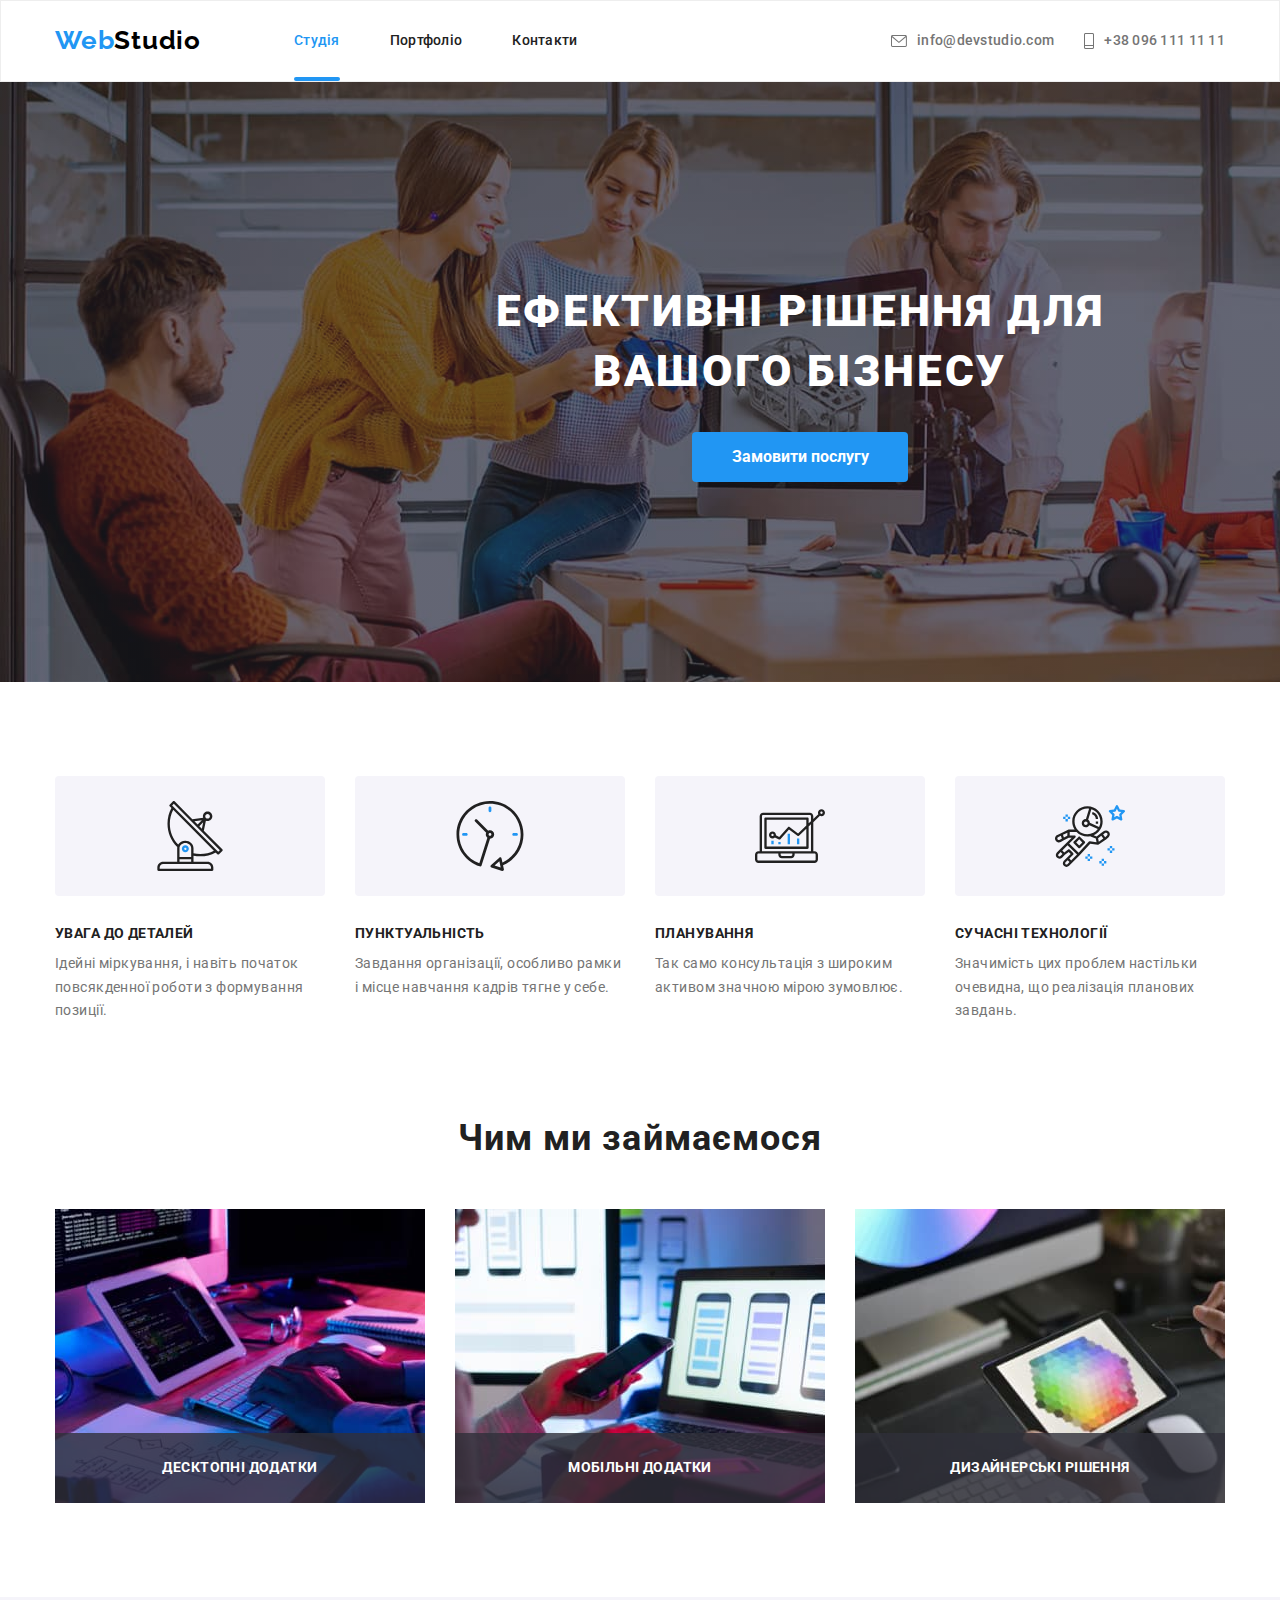
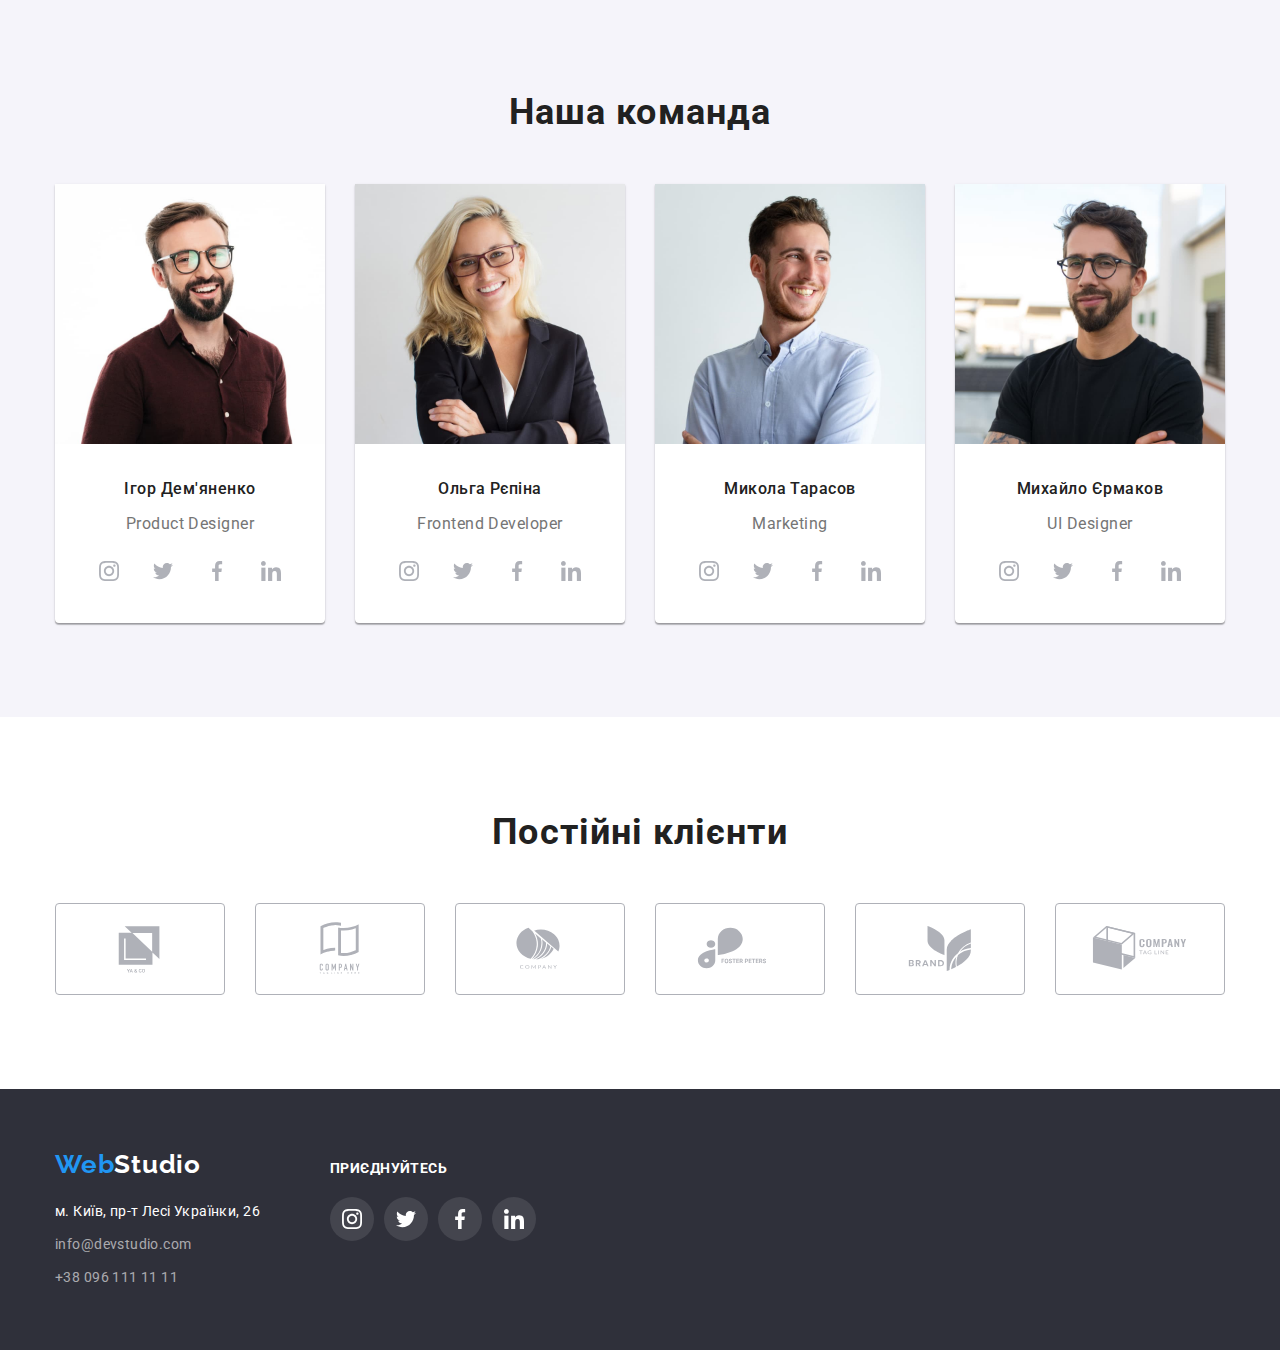
<file: index.html>
<!DOCTYPE html>
<html lang="uk">
  <head>
    <meta charset="UTF-8" />
    <meta http-equiv="X-UA-Compatible" content="IE=edge" />
    <meta name="viewport" content="width=device-width, initial-scale=1.0" />
    <title>WebStudio</title>
    <link rel="preconnect" href="https://fonts.googleapis.com" />
    <link rel="preconnect" href="https://fonts.gstatic.com" crossorigin />
    <link
      href="https://fonts.googleapis.com/css2?family=Raleway:wght@700&family=Roboto:wght@400;500;700;900&display=swap"
      rel="stylesheet"
    />
    <link
      rel="stylesheet"
      href="https://cdnjs.cloudflare.com/ajax/libs/modern-normalize/1.1.0/modern-normalize.min.css"
    />
    <link rel="stylesheet" href="./css/style.css" />
  </head>

  <body>
    <header class="header">
      <div class="container header-container">
        <nav class="header-nav">
          <a class="logo link" href="" lang="en"
            >Web<span class="logo-header-studio">Studio</span></a
          >
          <ul class="header-list list">
            <li class="header-item">
              <a class="header-link link current" href="./index.html">Студія</a>
            </li>
            <li class="header-item">
              <a class="header-link link" href="./portfolio.html">Портфоліо</a>
            </li>
            <li class="header-item">
              <a class="header-link link" href="">Контакти</a>
            </li>
          </ul>
        </nav>
        <div class="header-contacts">
          <a class="header-mail link" href="mailto:info@devstudio.com">
            <svg class="header-mail-icon" width="16" height="12">
              <use href="./images/symbol-defs.svg#icon-envelope"></use>
            </svg>
            info@devstudio.com
          </a>
          <a class="header-tel link" href="tel:+380961111111">
            <svg class="header-tel-icon" width="10" height="16">
              <use href="./images/symbol-defs.svg#icon-phone"></use>
            </svg>
            +38 096 111 11 11</a
          >
        </div>
      </div>
    </header>

    <main>
      <section class="hero">
        <h1 class="hero-title">Ефективні рішення для вашого бізнесу</h1>
        <button class="hero-btn" type="button" data-modal-open>Замовити послугу</button>
      </section>

      <section class="section service">
        <div class="container">
          <ul class="service-list list">
            <li class="service-item">
              <a class="service-item-link link" href="http://">
                <svg class="service-item-icon" width="70" height="70">
                  <use href="./images/symbol-defs.svg#icon-antenna"></use>
                </svg>
              </a>
              <h3 class="service-title-list">Увага до деталей</h3>
              <p class="service-title-text">
                Ідейні міркування, і навіть початок повсякденної роботи з формування позиції.
              </p>
            </li>
            <li class="service-item">
              <a class="service-item-link link" href="http://">
                <svg class="service-item-icon" width="70" height="70">
                  <use href="./images/symbol-defs.svg#icon-clock"></use>
                </svg>
              </a>
              <h3 class="service-title-list">Пунктуальність</h3>
              <p class="service-title-text">
                Завдання організації, особливо рамки і місце навчання кадрів тягне у себе.
              </p>
            </li>
            <li class="service-item">
              <a class="service-item-link link" href="http://">
                <svg class="service-item-icon" width="70" height="70">
                  <use href="./images/symbol-defs.svg#icon-diagram"></use>
                </svg>
              </a>
              <h3 class="service-title-list">Планування</h3>
              <p class="service-title-text">
                Так само консультація з широким активом значною мірою зумовлює.
              </p>
            </li>
            <li class="service-item">
              <a class="service-item-link link" href="http://">
                <svg class="service-item-icon" width="70" height="70">
                  <use href="./images/symbol-defs.svg#icon-astronaut"></use>
                </svg>
              </a>
              <h3 class="service-title-list">Сучасні технології</h3>
              <p class="service-title-text">
                Значимість цих проблем настільки очевидна, що реалізація планових завдань.
              </p>
            </li>
          </ul>
        </div>
      </section>

      <section class="services">
        <div class="container">
          <h2 class="services-title">Чим ми займаємося</h2>
          <ul class="list services-list-image">
            <li class="services-item">
              <img src="./images/img1.jpg" width="370" height="294" alt="Програмування" />
              <p class="services-over-text">Десктопні додатки</p>
            </li>
            <li class="services-item">
              <img src="./images/img2.jpg" width="370" height="294" alt="Дизайн" />
              <p class="services-over-text">Мобільні додатки</p>
            </li>
            <li class="services-item">
              <img src="./images/img3.jpg" width="370" height="294" alt="Рендерінг" />
              <p class="services-over-text">Дизайнерські рішення</p>
            </li>
          </ul>
        </div>
      </section>

      <section class="section team">
        <div class="container">
          <h2 class="team-title">Наша команда</h2>
          <ul class="team-list list">
            <li class="team-item">
              <img src="./images/demianenko.jpg" width="270" height="260" alt="Ігор Дем'яненко" />
              <h3 class="team-title-name">Ігор Дем'яненко</h3>
              <p class="team-profession" lang="en">Product Designer</p>
              <ul class="list team-soc-list">
                <li class="team-soc-item">
                  <a class="link team-soc-link" href="http://">
                    <svg class="team-soc-icon" width="20" height="20">
                      <use href="./images/symbol-defs.svg#icon-instagram"></use>
                    </svg>
                  </a>
                </li>
                <li class="team-soc-item">
                  <a class="team-soc-link" href="http://">
                    <svg class="team-soc-icon" width="20" height="20">
                      <use href="./images/symbol-defs.svg#icon-twitter"></use>
                    </svg>
                  </a>
                </li>
                <li class="team-soc-item">
                  <a class="team-soc-link" href="http://">
                    <svg class="team-soc-icon" width="20" height="20">
                      <use href="./images/symbol-defs.svg#icon-facebook"></use>
                    </svg>
                  </a>
                </li>
                <li class="team-soc-item">
                  <a class="team-soc-link" href="http://">
                    <svg class="team-soc-icon" width="20" height="20">
                      <use href="./images/symbol-defs.svg#icon-linkedin"></use>
                    </svg>
                  </a>
                </li>
              </ul>
            </li>
            <li class="team-item">
              <img src="./images/repina.jpg" width="270" height="260" alt="Ольга Рєпіна" />
              <h3 class="team-title-name">Ольга Рєпіна</h3>
              <p class="team-profession" lang="en">Frontend Developer</p>
              <ul class="list team-soc-list">
                <li class="team-soc-item">
                  <a class="link team-soc-link" href="http://">
                    <svg class="team-soc-icon" width="20" height="20">
                      <use href="./images/symbol-defs.svg#icon-instagram"></use>
                    </svg>
                  </a>
                </li>
                <li class="team-soc-item">
                  <a class="team-soc-link" href="http://">
                    <svg class="team-soc-icon" width="20" height="20">
                      <use href="./images/symbol-defs.svg#icon-twitter"></use>
                    </svg>
                  </a>
                </li>
                <li class="team-soc-item">
                  <a class="team-soc-link" href="http://">
                    <svg class="team-soc-icon" width="20" height="20">
                      <use href="./images/symbol-defs.svg#icon-facebook"></use>
                    </svg>
                  </a>
                </li>
                <li class="team-soc-item">
                  <a class="team-soc-link" href="http://">
                    <svg class="team-soc-icon" width="20" height="20">
                      <use href="./images/symbol-defs.svg#icon-linkedin"></use>
                    </svg>
                  </a>
                </li>
              </ul>
            </li>
            <li class="team-item">
              <img src="./images/tarasov.jpg" width="270" height="260" alt="Микола Тарасов" />
              <h3 class="team-title-name">Микола Тарасов</h3>
              <p class="team-profession" lang="en">Marketing</p>
              <ul class="list team-soc-list">
                <li class="team-soc-item">
                  <a class="link team-soc-link" href="http://">
                    <svg class="team-soc-icon" width="20" height="20">
                      <use href="./images/symbol-defs.svg#icon-instagram"></use>
                    </svg>
                  </a>
                </li>
                <li class="team-soc-item">
                  <a class="team-soc-link" href="http://">
                    <svg class="team-soc-icon" width="20" height="20">
                      <use href="./images/symbol-defs.svg#icon-twitter"></use>
                    </svg>
                  </a>
                </li>
                <li class="team-soc-item">
                  <a class="team-soc-link" href="http://">
                    <svg class="team-soc-icon" width="20" height="20">
                      <use href="./images/symbol-defs.svg#icon-facebook"></use>
                    </svg>
                  </a>
                </li>
                <li class="team-soc-item">
                  <a class="team-soc-link" href="http://">
                    <svg class="team-soc-icon" width="20" height="20">
                      <use href="./images/symbol-defs.svg#icon-linkedin"></use>
                    </svg>
                  </a>
                </li>
              </ul>
            </li>
            <li class="team-item">
              <img src="./images/ermakov.jpg" width="270" height="260" alt="Михайло Єрмаков" />
              <h3 class="team-title-name">Михайло Єрмаков</h3>
              <p class="team-profession" lang="en">UI Designer</p>
              <ul class="list team-soc-list">
                <li class="team-soc-item">
                  <a class="link team-soc-link" href="http://">
                    <svg class="team-soc-icon" width="20" height="20">
                      <use href="./images/symbol-defs.svg#icon-instagram"></use>
                    </svg>
                  </a>
                </li>
                <li class="team-soc-item">
                  <a class="team-soc-link" href="http://">
                    <svg class="team-soc-icon" width="20" height="20">
                      <use href="./images/symbol-defs.svg#icon-twitter"></use>
                    </svg>
                  </a>
                </li>
                <li class="team-soc-item">
                  <a class="team-soc-link" href="http://">
                    <svg class="team-soc-icon" width="20" height="20">
                      <use href="./images/symbol-defs.svg#icon-facebook"></use>
                    </svg>
                  </a>
                </li>
                <li class="team-soc-item">
                  <a class="team-soc-link" href="http://">
                    <svg class="team-soc-icon" width="20" height="20">
                      <use href="./images/symbol-defs.svg#icon-linkedin"></use>
                    </svg>
                  </a>
                </li>
              </ul>
            </li>
          </ul>
        </div>
      </section>

      <section class="customers section">
        <div class="container">
          <h2 class="customers-title">Постійні клієнти</h2>
          <ul class="customers-list list">
            <li class="customers-item">
              <a class="customers-link link" href="http://">
                <svg class="customers-icon" width="106" height="60">
                  <use href="./images/symbol-defs.svg#icon-client1"></use>
                </svg>
              </a>
            </li>
            <li class="customers-item">
              <a class="customers-link link" href="http://">
                <svg class="customers-icon" width="106" height="60">
                  <use href="./images/symbol-defs.svg#icon-client2"></use>
                </svg>
              </a>
            </li>
            <li class="customers-item">
              <a class="customers-link link" href="http://">
                <svg class="customers-icon" width="106" height="60">
                  <use href="./images/symbol-defs.svg#icon-client3"></use>
                </svg>
              </a>
            </li>
            <li class="customers-item">
              <a class="customers-link link" href="http://">
                <svg class="customers-icon" width="106" height="60">
                  <use href="./images/symbol-defs.svg#icon-client4"></use>
                </svg>
              </a>
            </li>
            <li class="customers-item">
              <a class="customers-link link" href="http://">
                <svg class="customers-icon" width="106" height="60">
                  <use href="./images/symbol-defs.svg#icon-client5"></use>
                </svg>
              </a>
            </li>
            <li class="customers-item">
              <a class="customers-link link" href="http://">
                <svg class="customers-icon" width="106" height="60">
                  <use href="./images/symbol-defs.svg#icon-client6"></use>
                </svg>
              </a>
            </li>
          </ul>
        </div>
      </section>
    </main>

    <footer class="footer">
      <div class="footer-box container">
        <div>
          <a class="link logo-footer" href="" lang="en"
            >Web<span class="logo-footer-studio">Studio</span></a
          >
          <address class="address">
            <a
              class="footer-address link"
              href="https://goo.gl/maps/jRCJRPJ5VCE8octg7"
              target="_blank"
              rel="noopener noreferrer nofollow"
            >
              м. Київ, пр-т Лесі Українки, 26</a
            >
          </address>
          <a class="footer-contacts link" href="mailto:info@devstudio.com">info@devstudio.com</a>
          <a class="footer-contacts link" href="tel:+380961111111">+38 096 111 11 11</a>
        </div>
        <div>
          <h3 class="footer-title-list">Приєднуйтесь</h3>
          <ul class="list footer-soc-list">
            <li class="footer-soc-item">
              <a class="link footer-soc-link" href="http://">
                <svg class="footer-soc-icon" width="20" height="20">
                  <use href="./images/symbol-defs.svg#icon-instagram"></use>
                </svg>
              </a>
            </li>
            <li class="footer-soc-item">
              <a class="footer-soc-link" href="http://">
                <svg class="footer-soc-icon" width="20" height="20">
                  <use href="./images/symbol-defs.svg#icon-twitter"></use>
                </svg>
              </a>
            </li>
            <li class="footer-soc-item">
              <a class="footer-soc-link" href="http://">
                <svg class="footer-soc-icon" width="20" height="20">
                  <use href="./images/symbol-defs.svg#icon-facebook"></use>
                </svg>
              </a>
            </li>
            <li class="footer-soc-item">
              <a class="footer-soc-link" href="http://">
                <svg class="footer-soc-icon" width="20" height="20">
                  <use href="./images/symbol-defs.svg#icon-linkedin"></use>
                </svg>
              </a>
            </li>
          </ul>
        </div>
      </div>
    </footer>

    <div class="backdrop is-hidden" data-modal>
      <div class="modal">
        <button class="modal-btn" data-modal-close>
          <svg class="modal-close-icon" width="18" height="18">
            <use href="./images/symbol-defs.svg#icon-close-black-18dp"></use>
          </svg>
        </button>
      </div>
    </div>

    <script src="./js/modal.js"></script>
  </body>
</html>
</file>
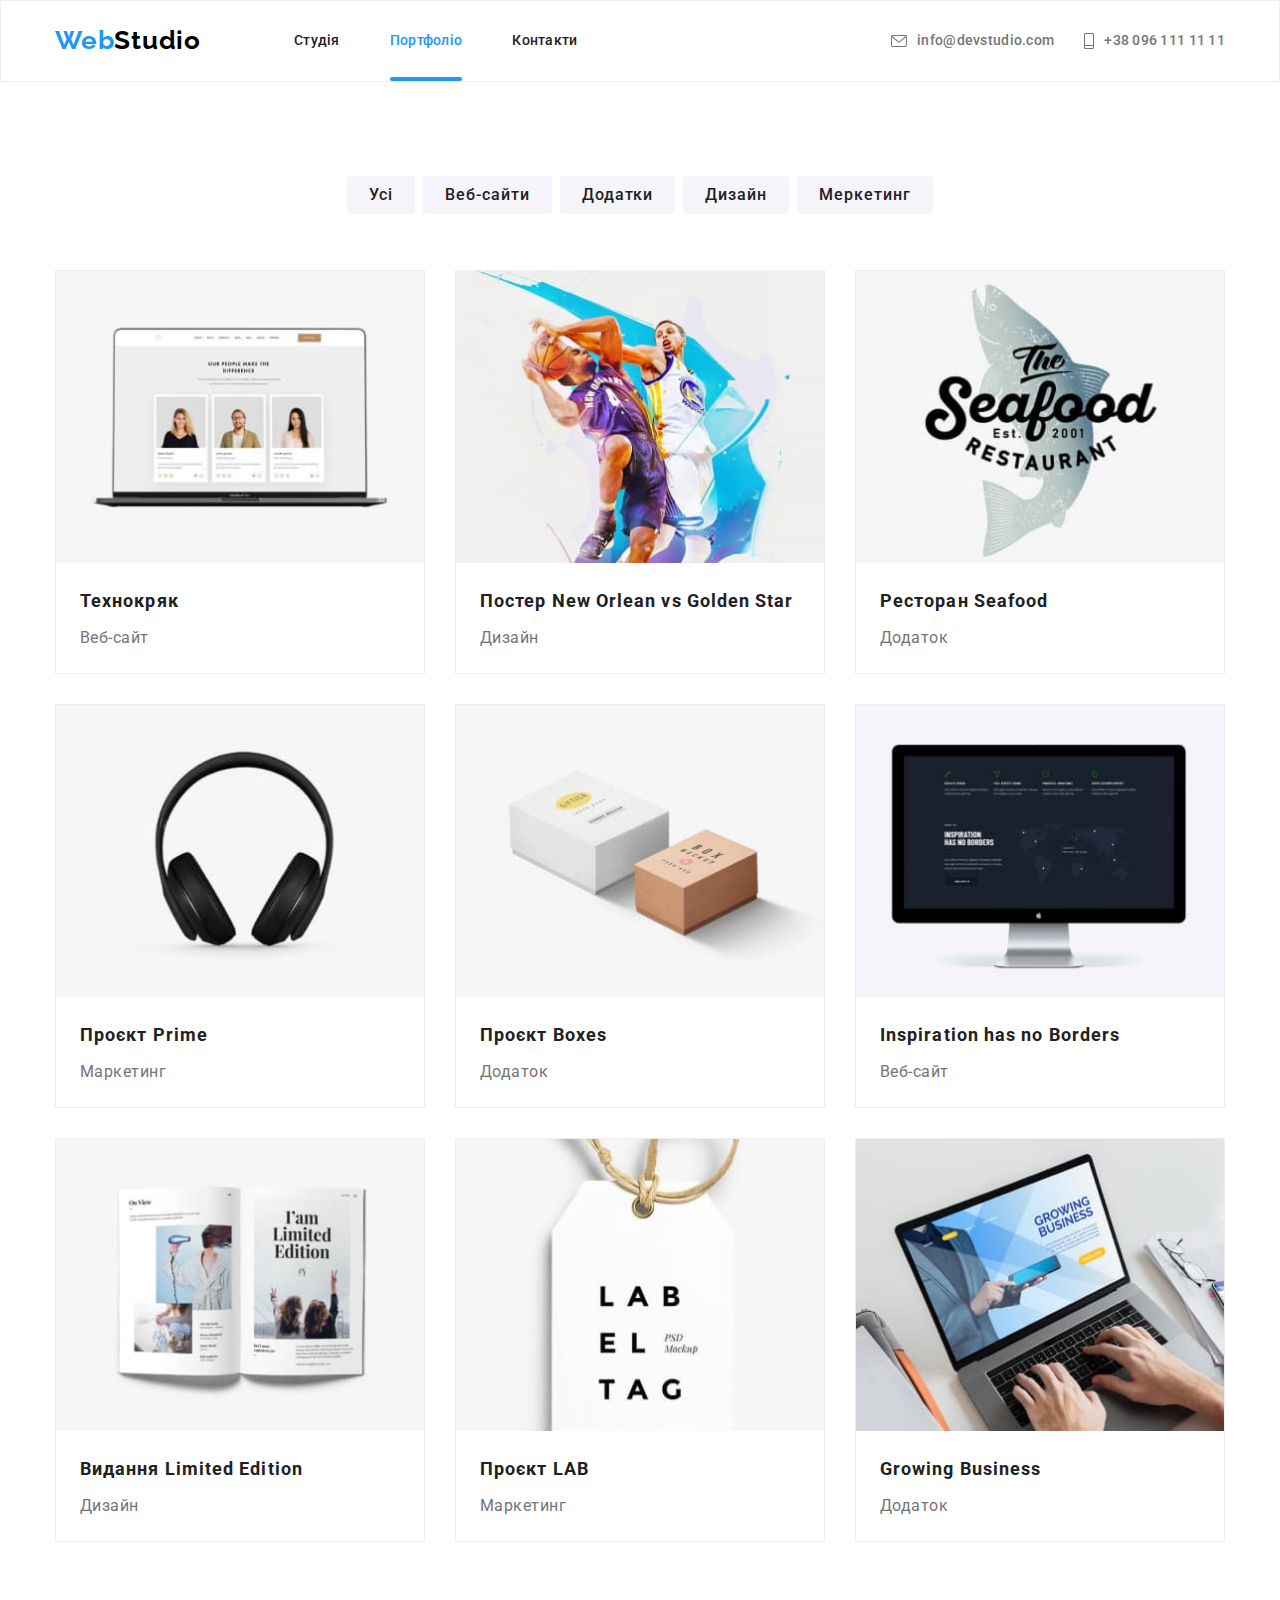
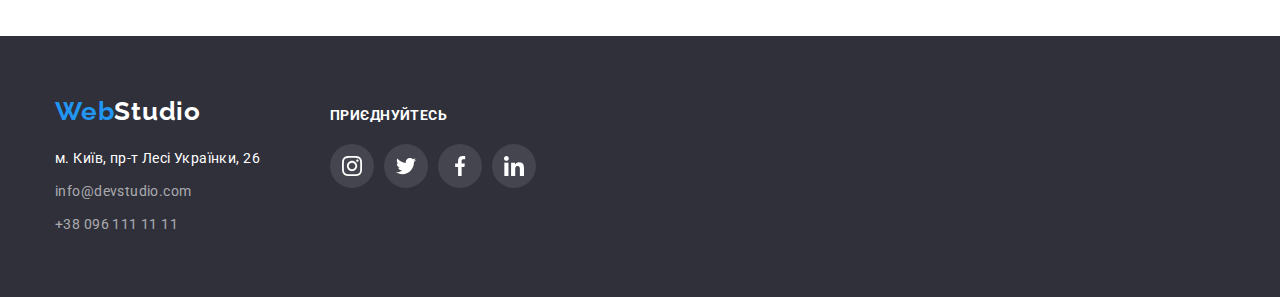
<file: portfolio.html>
<!DOCTYPE html>
<html lang="uk">
  <head>
    <meta charset="UTF-8" />
    <meta http-equiv="X-UA-Compatible" content="IE=edge" />
    <meta name="viewport" content="width=device-width, initial-scale=1.0" />
    <title>WebStudio</title>
    <link rel="preconnect" href="https://fonts.googleapis.com" />
    <link rel="preconnect" href="https://fonts.gstatic.com" crossorigin />
    <link
      href="https://fonts.googleapis.com/css2?family=Raleway:wght@700&family=Roboto:wght@400;500;700;900&display=swap"
      rel="stylesheet"
    />
    <link
      rel="stylesheet"
      href="https://cdnjs.cloudflare.com/ajax/libs/modern-normalize/1.1.0/modern-normalize.min.css"
    />
    <link rel="stylesheet" href="./css/style.css" />
  </head>

  <body>
    <header class="header">
      <div class="container header-container">
        <nav class="header-nav">
          <a class="logo link" href="" lang="en"
            >Web<span class="logo-header-studio">Studio</span></a
          >
          <ul class="header-list list">
            <li class="header-item">
              <a class="header-link link" href="./index.html">Студія</a>
            </li>
            <li class="header-item">
              <a class="header-link link current" href="./portfolio.html">Портфоліо</a>
            </li>
            <li class="header-item">
              <a class="header-link link" href="">Контакти</a>
            </li>
          </ul>
        </nav>
        <div class="header-contacts">
          <a class="header-mail link" href="mailto:info@devstudio.com">
            <svg class="header-mail-icon" width="16" height="12">
              <use href="./images/symbol-defs.svg#icon-envelope"></use>
            </svg>
            info@devstudio.com
          </a>
          <a class="header-tel link" href="tel:+380961111111">
            <svg class="header-tel-icon" width="10" height="16">
              <use href="./images/symbol-defs.svg#icon-phone"></use>
            </svg>
            +38 096 111 11 11</a
          >
        </div>
      </div>
    </header>

    <main>
      <section class="section portfolio">
        <h1 class="visually-hidden">h1</h1>
        <h2 class="visually-hidden">h2</h2>
        <div class="container">
          <ul class="portfolio-list-btn list">
            <li class="portfolio-item-btn">
              <button class="portfolio-btn" type="button">Усі</button>
            </li>
            <li class="portfolio-item-btn">
              <button class="portfolio-btn" type="button">Веб-сайти</button>
            </li>
            <li class="portfolio-item-btn">
              <button class="portfolio-btn" type="button">Додатки</button>
            </li>
            <li class="portfolio-item-btn">
              <button class="portfolio-btn" type="button">Дизайн</button>
            </li>
            <li class="portfolio-item-btn">
              <button class="portfolio-btn" type="button">Меркетинг</button>
            </li>
          </ul>

          <ul class="portfolio-list list">
            <li class="portfolio-item">
              <a class="portfolio-link link" href="">
                <div class="portfolio-item-wrap">
                  <img
                    class="portfolio-img"
                    src="./images/img-portf-1.jpg"
                    alt="Технокряк"
                    width="370"
                    height="294"
                  />
                  <p class="portfolio-over-text">
                    Ресурс пропонує комплексні пропозиції з різним рівнем функціоналу та сервісів.
                    Все це дозволить відвідувачу отримати вичерпні відомості про компанію чи
                    приватну особу.
                  </p>
                </div>
                <div class="portfolio-title-text">
                  <h3 class="portfolio-title">Технокряк</h3>
                  <p class="portfolio-text">Веб-сайт</p>
                </div>
              </a>
            </li>
            <li class="portfolio-item">
              <a class="portfolio-link link" href="">
                <div class="portfolio-item-wrap">
                  <img
                    class="portfolio-img"
                    src="./images/img-portf-2.jpg"
                    alt="Постер New Orlean vs Golden Star"
                    width="370"
                    height="294"
                  />
                  <p class="portfolio-over-text">
                    Ресурс пропонує комплексні пропозиції з різним рівнем функціоналу та сервісів.
                    Все це дозволить відвідувачу отримати вичерпні відомості про компанію чи
                    приватну особу.
                  </p>
                </div>
                <div class="portfolio-title-text">
                  <h3 class="portfolio-title">Постер New Orlean vs Golden Star</h3>
                  <p class="portfolio-text">Дизайн</p>
                </div>
              </a>
            </li>
            <li class="portfolio-item">
              <a class="portfolio-link link" href="">
                <div class="portfolio-item-wrap">
                  <img
                    class="portfolio-img"
                    src="./images/img-portf-3.jpg"
                    alt="Ресторан Seafood"
                    width="370"
                    height="294"
                  />
                  <p class="portfolio-over-text">
                    Ресурс пропонує комплексні пропозиції з різним рівнем функціоналу та сервісів.
                    Все це дозволить відвідувачу отримати вичерпні відомості про компанію чи
                    приватну особу.
                  </p>
                </div>
                <div class="portfolio-title-text">
                  <h3 class="portfolio-title">Ресторан Seafood</h3>
                  <p class="portfolio-text">Додаток</p>
                </div>
              </a>
            </li>
            <li class="portfolio-item">
              <a class="portfolio-link link" href="">
                <div class="portfolio-item-wrap">
                  <img
                    class="portfolio-img"
                    src="./images/img-portf-4.jpg"
                    alt="Проєкт Prime"
                    width="370"
                    height="294"
                  />
                  <p class="portfolio-over-text">
                    Ресурс пропонує комплексні пропозиції з різним рівнем функціоналу та сервісів.
                    Все це дозволить відвідувачу отримати вичерпні відомості про компанію чи
                    приватну особу.
                  </p>
                </div>
                <div class="portfolio-title-text">
                  <h3 class="portfolio-title">Проєкт Prime</h3>
                  <p class="portfolio-text">Маркетинг</p>
                </div>
              </a>
            </li>
            <li class="portfolio-item">
              <a class="portfolio-link link" href="">
                <div class="portfolio-item-wrap">
                  <img
                    class="portfolio-img"
                    src="./images/img-portf-5.jpg"
                    alt="Проєкт Boxes"
                    width="370"
                    height="294"
                  />
                  <p class="portfolio-over-text">
                    Ресурс пропонує комплексні пропозиції з різним рівнем функціоналу та сервісів.
                    Все це дозволить відвідувачу отримати вичерпні відомості про компанію чи
                    приватну особу.
                  </p>
                </div>
                <div class="portfolio-title-text">
                  <h3 class="portfolio-title">Проєкт Boxes</h3>
                  <p class="portfolio-text">Додаток</p>
                </div>
              </a>
            </li>
            <li class="portfolio-item">
              <a class="portfolio-link link" href="">
                <div class="portfolio-item-wrap">
                  <img
                    class="portfolio-img"
                    src="./images/img-portf-6.jpg"
                    alt="Inspiration has no Borders"
                    width="370"
                    height="294"
                  />
                  <p class="portfolio-over-text">
                    Ресурс пропонує комплексні пропозиції з різним рівнем функціоналу та сервісів.
                    Все це дозволить відвідувачу отримати вичерпні відомості про компанію чи
                    приватну особу.
                  </p>
                </div>
                <div class="portfolio-title-text">
                  <h3 class="portfolio-title">Inspiration has no Borders</h3>
                  <p class="portfolio-text text">Веб-сайт</p>
                </div>
              </a>
            </li>
            <li class="portfolio-item">
              <a class="portfolio-link link" href="">
                <div class="portfolio-item-wrap">
                  <img
                    class="portfolio-img"
                    src="./images/img-portf-7.jpg"
                    alt="Видання Limited Edition"
                    width="370"
                    height="294"
                  />
                  <p class="portfolio-over-text">
                    Ресурс пропонує комплексні пропозиції з різним рівнем функціоналу та сервісів.
                    Все це дозволить відвідувачу отримати вичерпні відомості про компанію чи
                    приватну особу.
                  </p>
                </div>
                <div class="portfolio-title-text">
                  <h3 class="portfolio-title">Видання Limited Edition</h3>
                  <p class="portfolio-text">Дизайн</p>
                </div>
              </a>
            </li>
            <li class="portfolio-item">
              <a class="portfolio-link link" href="">
                <div class="portfolio-item-wrap">
                  <img
                    class="portfolio-img"
                    src="./images/img-portf-8.jpg"
                    alt="Проєкт LAB"
                    width="370"
                    height="294"
                  />
                  <p class="portfolio-over-text">
                    Ресурс пропонує комплексні пропозиції з різним рівнем функціоналу та сервісів.
                    Все це дозволить відвідувачу отримати вичерпні відомості про компанію чи
                    приватну особу.
                  </p>
                </div>
                <div class="portfolio-title-text">
                  <h3 class="portfolio-title">Проєкт LAB</h3>
                  <p class="portfolio-text">Маркетинг</p>
                </div>
              </a>
            </li>
            <li class="portfolio-item">
              <a class="portfolio-link link" href="">
                <div class="portfolio-item-wrap">
                  <img
                    class="portfolio-img"
                    src="./images/img-portf-9.jpg"
                    alt="Growing Business"
                    width="370"
                    height="294"
                  />
                  <p class="portfolio-over-text">
                    Ресурс пропонує комплексні пропозиції з різним рівнем функціоналу та сервісів.
                    Все це дозволить відвідувачу отримати вичерпні відомості про компанію чи
                    приватну особу.
                  </p>
                </div>
                <div class="portfolio-title-text">
                  <h3 class="portfolio-title">Growing Business</h3>
                  <p class="portfolio-text">Додаток</p>
                </div>
              </a>
            </li>
          </ul>
        </div>
      </section>
    </main>

    <footer class="footer">
      <div class="footer-box container">
        <div>
          <a class="link logo-footer" href="" lang="en"
            >Web<span class="logo-footer-studio">Studio</span></a
          >
          <address class="address">
            <a
              class="footer-address link"
              href="https://goo.gl/maps/jRCJRPJ5VCE8octg7"
              target="_blank"
              rel="noopener noreferrer nofollow"
            >
              м. Київ, пр-т Лесі Українки, 26</a
            >
          </address>
          <a class="footer-contacts link" href="mailto:info@devstudio.com">info@devstudio.com</a>
          <a class="footer-contacts link" href="tel:+380961111111">+38 096 111 11 11</a>
        </div>
        <div>
          <h3 class="footer-title-list">Приєднуйтесь</h3>
          <ul class="list footer-soc-list">
            <li class="footer-soc-item">
              <a class="link footer-soc-link" href="http://">
                <svg class="footer-soc-icon" width="20" height="20">
                  <use href="./images/symbol-defs.svg#icon-instagram"></use>
                </svg>
              </a>
            </li>
            <li class="footer-soc-item">
              <a class="footer-soc-link" href="http://">
                <svg class="footer-soc-icon" width="20" height="20">
                  <use href="./images/symbol-defs.svg#icon-twitter"></use>
                </svg>
              </a>
            </li>
            <li class="footer-soc-item">
              <a class="footer-soc-link" href="http://">
                <svg class="footer-soc-icon" width="20" height="20">
                  <use href="./images/symbol-defs.svg#icon-facebook"></use>
                </svg>
              </a>
            </li>
            <li class="footer-soc-item">
              <a class="footer-soc-link" href="http://">
                <svg class="footer-soc-icon" width="20" height="20">
                  <use href="./images/symbol-defs.svg#icon-linkedin"></use>
                </svg>
              </a>
            </li>
          </ul>
        </div>
      </div>
    </footer>
  </body>
</html>
</file>
<file: css/style.css>
body {
  font-family: 'Roboto', sans-serif;
  color: #757575;
}

:root {
  --color-titles: #212121;
  --color-subtitles: #757575;
  --color-accent: #2196f3;
  --timing-function: cubic-bezier(0.4, 0, 0.2, 1);
}

.visually-hidden {
  position: absolute;
  width: 1px;
  height: 1px;
  margin: -1px;
  border: 0;
  padding: 0;
  white-space: nowrap;
  clip-path: inset(100%);
  clip: rect(0 0 0 0);
  overflow: hidden;
}

p,
h1,
h2,
h3,
h4,
h5,
h6 {
  margin: 0;
}

ul,
ol {
  margin: 0;
  padding-left: 0;
}

img {
  display: block;
  max-width: 100%;
  height: auto;
}

.container {
  width: 1200px;
  padding-left: 15px;
  padding-right: 15px;
  margin: 0 auto;
  /* outline: 1px solid red; */
}

.section {
  padding-top: 94px;
  padding-bottom: 94px;
}

/*-----------HEADER----------*/

.header {
  border: 1px solid #eeeeee;
  background: #ffffff;
}

.header-container {
  display: flex;
  align-items: center;
}

.header-nav {
  display: inline-flex;
  align-items: center;
}

.logo {
  padding-top: 24px;
  margin-right: 93px;
  padding-bottom: 25px;
  font-family: 'Raleway', sans-serif;
  font-weight: 700;
  font-size: 26px;
  line-height: 1.19;
  letter-spacing: 0.03em;
  color: var(--color-accent);
}

.logo-header-studio {
  color: #000000;
}

.header-list {
  display: flex;
  gap: 50px;
}

.header-item {
  /* padding-top: 24px;
  padding-bottom: 25px; */
}

.header-link {
  font-weight: 500;
  font-size: 14px;
  line-height: 1.14;
  letter-spacing: 0.02em;
  color: var(--color-titles);
  transition: color 250ms var(--timing-function);
  display: block;
  padding: 32px 0;
}

.header-contacts {
  margin-left: auto;
  display: flex;
  gap: 30px;
}

.header-mail,
.header-tel {
  font-weight: 500;
  font-size: 14px;
  line-height: 1.14;
  letter-spacing: 0.02em;
  color: var(--color-subtitles);
  display: inline-flex;
  align-items: center;
  transition: color 250ms var(--timing-function);
}

.header-mail-icon {
  width: 16px;
}

.header-tel-icon {
  width: 10px;
}

.header-mail-icon,
.header-tel-icon {
  fill: currentColor;
  margin-right: 10px;
}

.header-link:hover,
.header-link:focus,
.header-mail:hover,
.header-mail:focus,
.header-tel:hover,
.header-tel:focus {
  color: var(--color-accent);
}

.list {
  list-style: none;
}

.link {
  text-decoration: none;
}

.header-link.current {
  position: relative;
  color: var(--color-accent);
}

.header-link.current::after {
  content: '';
  position: absolute;
  bottom: 0;
  left: 0;
  display: block;
  width: 100%;
  height: 4px;
  color: var(--color-accent);
  background-color: var(--color-accent);
  border-radius: 2px;
}

/*-----------HERO----------*/

.hero {
  text-align: center;
  background: #2f303a;
  padding: 200px 0;
  background-image: linear-gradient(rgba(47, 48, 58, 0.4), rgba(47, 48, 58, 0.4)),
    url(../images/hero-bg.jpg);
  background-repeat: no-repeat;
  background-position: center;
  background-size: cover;
  min-width: 1600px;
}

.hero-title {
  font-weight: 900;
  font-size: 44px;
  line-height: 1.36;
  text-align: center;
  letter-spacing: 0.06em;
  text-transform: uppercase;
  color: #ffffff;
  width: 696px;
  margin-right: auto;
  margin-left: auto;
}

.hero-btn:hover,
.hero-btn:focus {
  color: var(--color-titles);
  background-color: var(--color-accent);
}

.hero-btn {
  font-family: 'Roboto', sans-serif;
  font-style: normal;
  font-weight: 700;
  font-size: 16px;
  line-height: 1.88;
  cursor: pointer;
  margin-top: 30px;
  min-width: 216px;
  height: 50px;
  padding: 10px 22px;
  border-radius: 4px;
  border: transparent;
  color: #ffffff;
  background: var(--color-accent);
  transition: color 250ms var(--timing-function), 
  background-color 250ms var(--timing-function);
}

/*-----------SERVICE----------*/

.service {
}

.service-list {
  display: flex;
  gap: 30px;
}

.service-item {
}

.service-item-link {
  display: flex;
  align-items: center;
  justify-content: center;
  margin-bottom: 30px;
  width: 270px;
  height: 120px;
  background: #f5f4fa;
  border: 1px solid transparent;
  border-radius: 4px;
  color: var(--color-titles);
  transition: color 250ms var(--timing-function), 
  border-color 250ms var(--timing-function);
}

.service-item-icon {
  fill: currentColor;
  transition: fill 250ms var(--timing-function);
}

.service-item-link:hover,
.service-item-link:focus {
  color: var(--color-accent);
  border-color: var(--color-accent);
}

.service-item-icon:hover,
.service-item-icon:focus {
  fill: var(--color-accent);
}

.service-title-list {
  margin-bottom: 10px;
  font-weight: 700;
  font-size: 14px;
  line-height: 1.14;
  letter-spacing: 0.03em;
  text-transform: uppercase;
  color: var(--color-titles);
}

.service-title-text {
  font-size: 14px;
  line-height: 1.71;
  letter-spacing: 0.03em;
}

.services-title,
.team-title,
.customers-title {
  margin-bottom: 50px;
  font-weight: 700;
  font-size: 36px;
  line-height: 1.17;
  text-align: center;
  letter-spacing: 0.03em;
  color: var(--color-titles);
}

.services {
  padding-bottom: 94px;
}

.services-list-image {
  display: flex;
  gap: 30px;
}

.services-item {
  position: relative;
}

.services-over-text {
  position: absolute;
  font-weight: 700;
  font-size: 14px;
  line-height: 1.14;
  text-align: center;
  letter-spacing: 0.03em;
  text-transform: uppercase;
  color: #ffffff;
  width: 370px;
  height: 70px;
  background-color: rgba(47, 48, 58, 0.8);
  padding: 27px;
  transform: translateY(-100%);
}

/*-----------TEAM----------*/

.team {
  background: #f5f4fa;
}

.team-list {
  display: flex;
  gap: 30px;
}

.team-item {
  background: #ffffff;
  padding-bottom: 30px;
  box-shadow: 0px 1px 3px rgba(0, 0, 0, 0.12), 0px 1px 1px rgba(0, 0, 0, 0.14),
    0px 2px 1px rgba(0, 0, 0, 0.2);
  border-radius: 0px 0px 4px 4px;
}

.team-title-name {
  margin-top: 30px;
  margin-bottom: 10px;
  font-weight: 500;
  font-size: 16px;
  line-height: 1.9;
  text-align: center;
  letter-spacing: 0.03em;
  color: var(--color-titles);
}

.team-profession {
  font-size: 16px;
  line-height: 1.19;
  text-align: center;
  letter-spacing: 0.03em;
  margin-bottom: 16px;
}

.team-soc-list {
  display: flex;
  gap: 10px;
  align-items: center;
  justify-content: center;
}

.team-soc-link {
  width: 44px;
  height: 44px;
  border-radius: 50%;
  display: flex;
  align-items: center;
  justify-content: center;
  transition: background-color 250ms var(--timing-function);
}

.team-soc-icon {
  fill: #afb1b8;
  transition: fill 250ms var(--timing-function);
}

.team-soc-link:hover,
.team-soc-link:focus {
  background-color: var(--color-accent);
}

.team-soc-link:hover .team-soc-icon,
.team-soc-link:focus .team-soc-icon {
  fill: #ffffff;
}

/*-----------CUSTOMERS----------*/

.customers {
}

.customers-title {
}

.customers-list {
  display: flex;
  gap: 30px;
}

.customers-item {
}

.customers-link {
  width: 170px;
  height: 92px;
  border: 1px solid #afb1b8;
  border-radius: 4px;
  display: flex;
  align-items: center;
  justify-content: center;
  color: #afb1b8;
  transition: color 250ms var(--timing-function), 
  border-color 250ms var(--timing-function);
}

.customers-icon {
  fill: currentColor;
  transition: fill 250ms var(--timing-function);
}

.customers-link:hover,
.customers-link:focus {
  color: var(--color-accent);
  border-color: var(--color-accent);
}

.customers-icon:hover,
.customers-icon:focus {
  fill: var(--color-accent);
}

/*-----------FOOTER----------*/

.footer {
  padding-top: 60px;
  padding-bottom: 60px;
  background: #2f303a;
}

.logo-footer {
  font-family: 'Raleway', sans-serif;
  font-weight: 700;
  font-size: 26px;
  line-height: 1.19;
  letter-spacing: 0.03em;
  color: var(--color-accent);
}

.logo-footer-studio {
  color: #ffffff;
}

.address {
  margin-top: 20px;
}

.footer-address {
  font-style: normal;
  font-size: 14px;
  line-height: 1.71;
  letter-spacing: 0.03em;
  color: #ffffff;
}

.footer-contacts {
  margin-top: 9px;
  display: block;
  font-size: 14px;
  line-height: 1.71;
  letter-spacing: 0.03em;
  color: rgba(255, 255, 255, 0.6);
}

.footer-box {
  display: flex;
  align-items: baseline;
  gap: 70px;
}

.footer-title-list {
  font-weight: 700;
  font-size: 14px;
  line-height: 1.14;
  letter-spacing: 0.03em;
  text-transform: uppercase;
  color: #ffffff;
  margin-bottom: 20px;
}

.footer-soc-list {
  display: flex;
  gap: 10px;
  align-items: center;
  justify-content: center;
}

.footer-soc-link {
  width: 44px;
  height: 44px;
  border-radius: 50%;
  display: flex;
  align-items: center;
  justify-content: center;
  background-color: rgba(255, 255, 255, 0.1);
  transition: background-color 250ms var(--timing-function);
}

.footer-soc-icon {
  fill: #ffffff;
  transition: fill 250ms var(--timing-function);
}

.footer-soc-link:hover,
.footer-soc-link:focus {
  background-color: var(--color-accent);
}

.footer-soc-link:hover .team-soc-icon,
.footer-soc-link:focus .team-soc-icon {
  fill: #ffffff;
}

/*-----------BACKDROP----------*/

.is-hidden {
  visibility: hidden;
  opacity: 0;
  pointer-events: none;
}

.backdrop {
  position: fixed;
  top: 0;
  left: 0;
  width: 100%;
  height: 100%;
  background-color: rgba(0, 0, 0, 0.2);
  transition: opacity 250ms var(--timing-function), 
  visibility 250ms var(--timing-function);
}

.modal {
  position: absolute;
  width: 528px;
  min-height: 581px;
  left: 50%;
  top: 50%;
  transform: translate(-50%, -50%);
  background: #ffffff;
  box-shadow: 0px 1px 3px rgba(0, 0, 0, 0.12), 0px 1px 1px rgba(0, 0, 0, 0.14),
    0px 2px 1px rgba(0, 0, 0, 0.2);
  border-radius: 4px;
  transform: translate(-50%, -50%) scale(1);
  transition: translate 250ms var(--timing-function);
}

.backdrop.is-hidden .modal {
  transform: translate(-50%, -50%) scale(0);
}

.modal-btn {
  position: absolute;
  width: 30px;
  height: 30px;
  right: 8px;
  top: 8px;

  background-color: #ffffff;
  border: 1px solid rgba(0, 0, 0, 0.1);
  border-radius: 50%;
  display: flex;
  align-items: center;
  justify-content: center;
  cursor: pointer;
}

/*-----------PORTFOLIO----------*/

/* .portfolio {
  background: #f5f5f5;
} */

.portfolio-list-btn {
  margin-bottom: 56px;
  display: flex;
  justify-content: center;
  gap: 8px;
}

.portfolio-btn {
  font-family: 'Roboto', sans-serif;
  font-style: normal;
  font-weight: 500;
  font-size: 16px;
  line-height: 1.88;
  display: flex;
  align-items: center;
  text-align: center;
  letter-spacing: 0.06em;
  color: var(--color-titles);
  background: #f5f4fa;
  border-radius: 4px;
  border: transparent;
  cursor: pointer;
  height: 38px;
  padding: 6px 22px;
  transition: color 250ms var(--timing-function), 
  background-color 250ms var(--timing-function),
  box-shadow 250ms var(--timing-function);
}

.portfolio-btn:hover,
.portfolio-btn:focus {
  color: #ffffff;
  background-color: var(--color-accent);
  box-shadow: 0px 3px 1px rgba(0, 0, 0, 0.1), 0px 1px 2px rgba(0, 0, 0, 0.08),
    0px 2px 2px rgba(0, 0, 0, 0.12);
}

.portfolio-item {
  flex-basis: calc((100% - 60px) / 3);
  width: 370px;
  height: 404px;
  background: #ffffff;
  border: 1px solid #eeeeee;
  transition: box-shadow 250ms var(--timing-function);
}

.portfolio-item:hover {
  box-shadow: 0px 1px 1px rgba(0, 0, 0, 0.12), 0px 4px 4px rgba(0, 0, 0, 0.06),
    1px 4px 6px rgba(0, 0, 0, 0.16);
}

.portfolio-link {
  transition: border-color 250ms var(--timing-function);
}

.portfolio-link:focus {
  border-color: var(--color-accent);
}

.portfolio-list {
  display: flex;
  flex-wrap: wrap;
  justify-content: center;
  gap: 30px;
}
.portfolio-list:nth-child(3n + 3) {
  margin-right: 0;
}

.portfolio-item-wrap {
  position: relative;
  overflow: hidden;
}

.portfolio-item:hover .portfolio-over-text {
  transform: translateY(0);
}

.portfolio-over-text {
  position: absolute;
  top: 0;
  left: 0;
  font-size: 18px;
  line-height: 1.56;
  letter-spacing: 0.03em;
  color: #ffffff;
  background-color: rgba(33, 150, 243, 0.9);
  padding: 63px 24px;
  height: 100%;
  transform: translateY(100%);
  transition: transform 250ms var(--timing-function);
  /* overflow: auto; */
}

.portfolio-title-text {
  padding: 20px 24px;
}

.portfolio-title {
  font-weight: 700;
  font-size: 18px;
  line-height: 2;
  letter-spacing: 0.06em;
  color: var(--color-titles);
  margin-bottom: 4px;
}

.portfolio-text {
  font-size: 16px;
  line-height: 1.88;
  letter-spacing: 0.03em;
  color: var(--color-subtitles);
}
</file>
